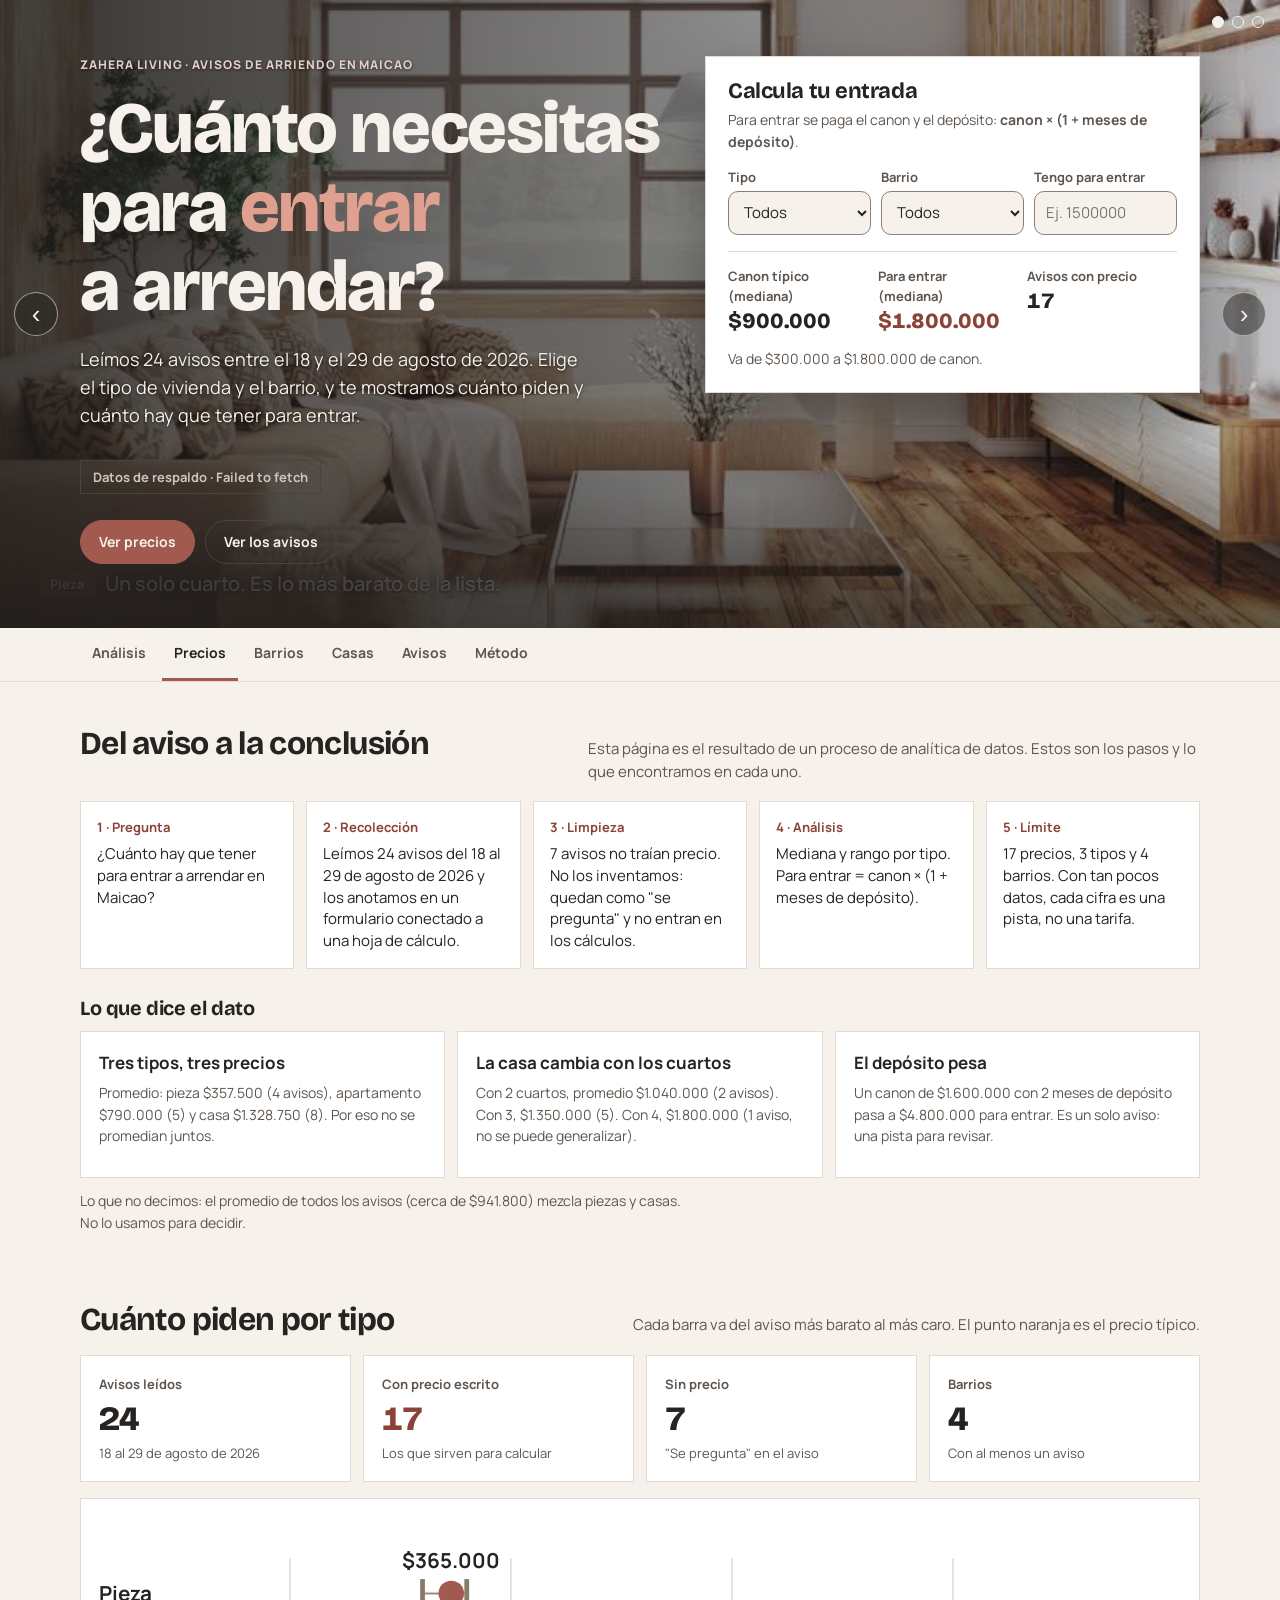
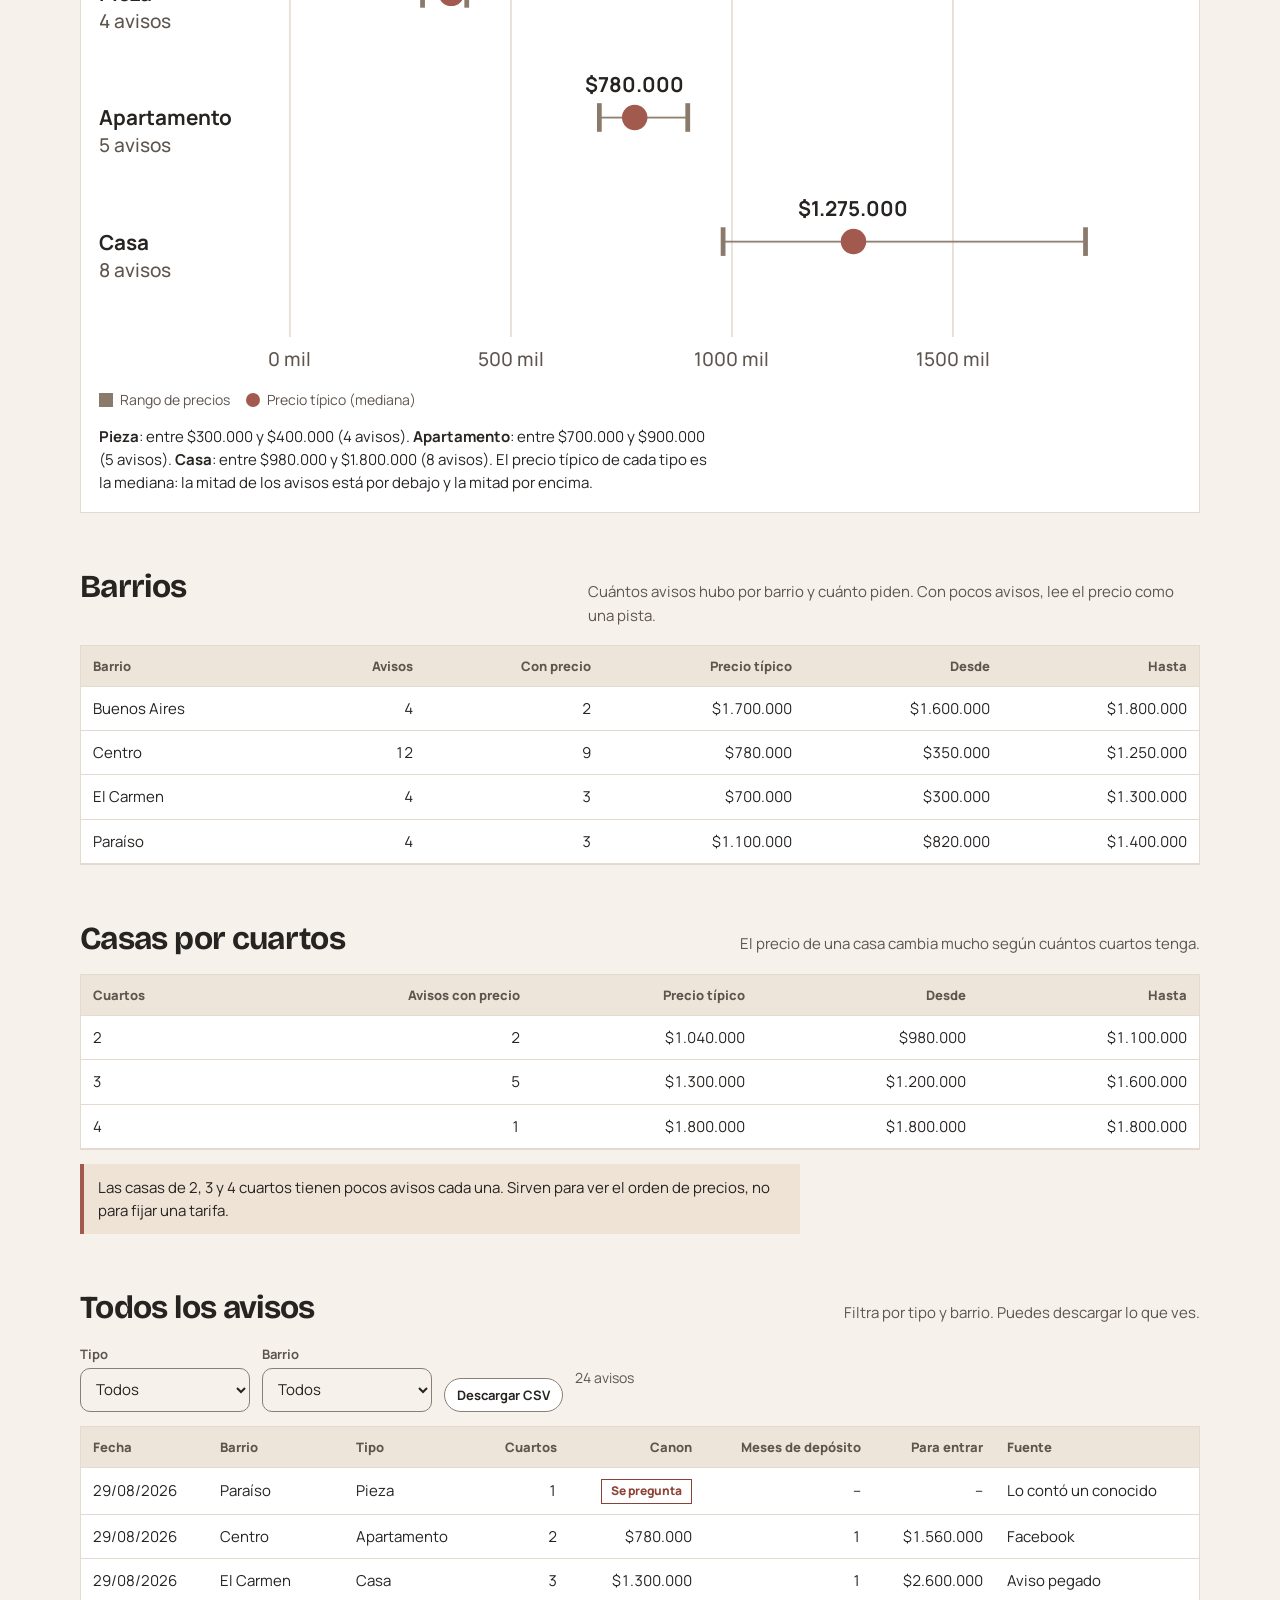
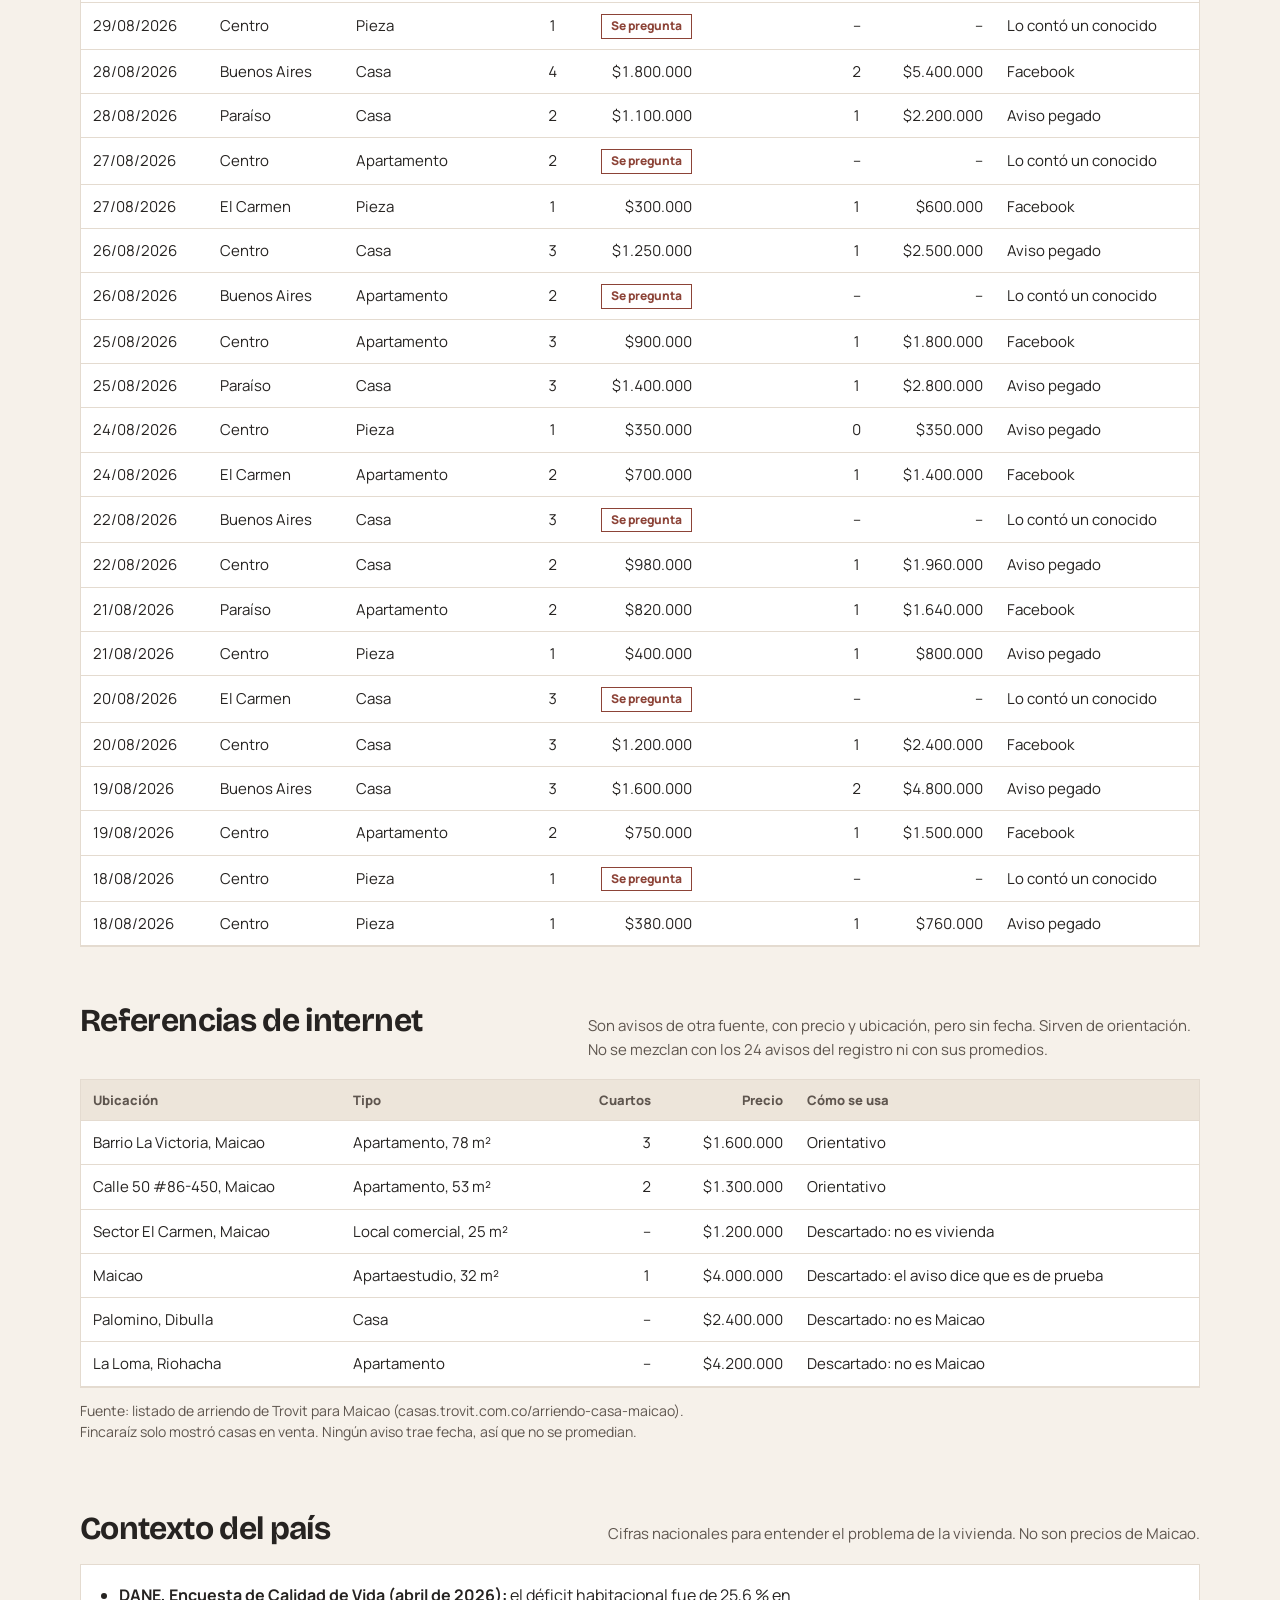
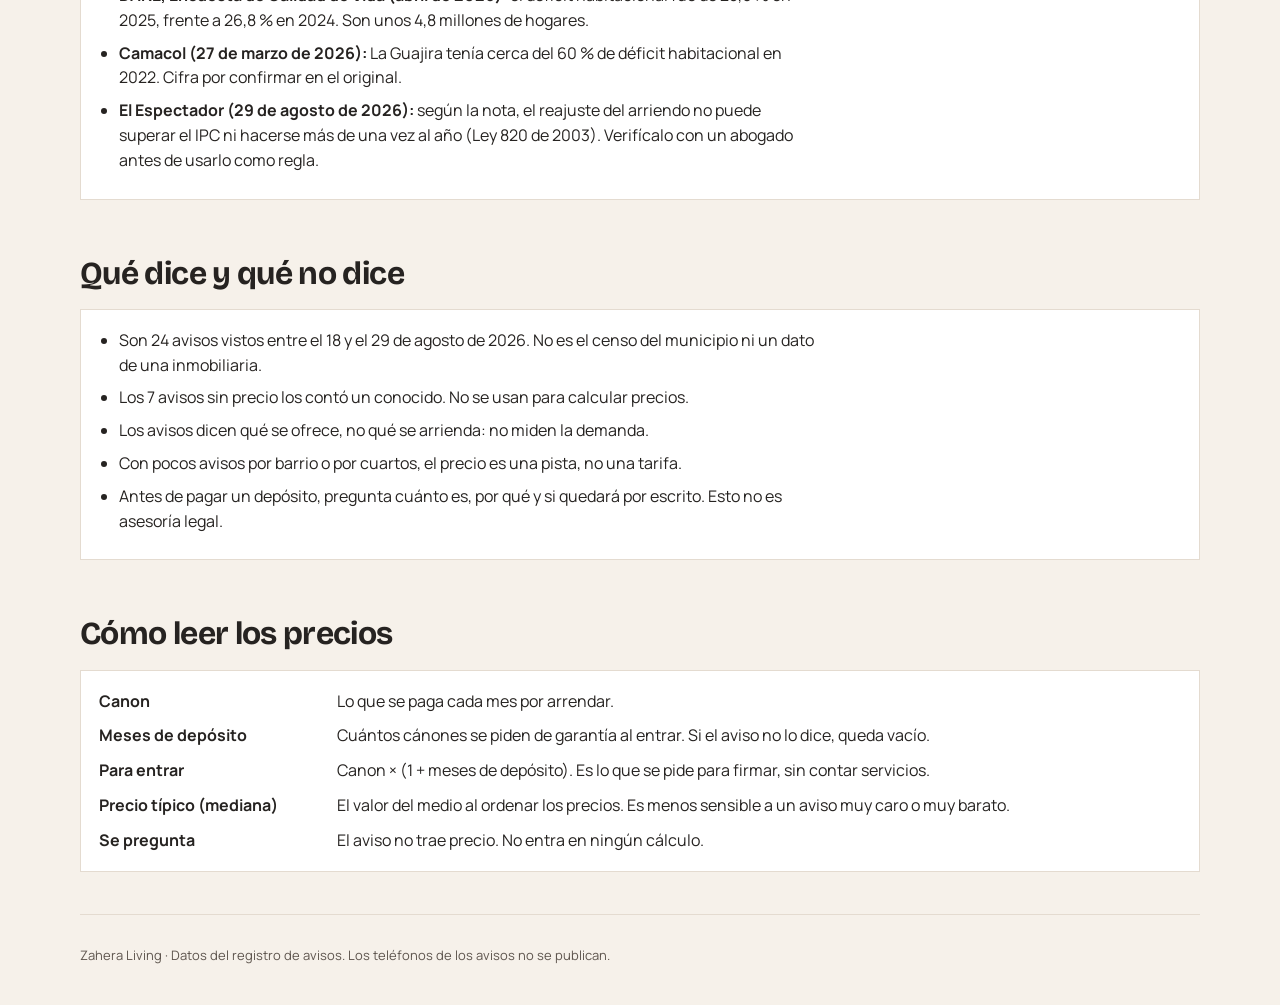
<file: index.html>
<!doctype html>
<html lang="es">
<head>
<meta charset="utf-8"/>
<meta name="viewport" content="width=device-width, initial-scale=1"/>
<title>Zahera Living · Cuánto cuesta arrendar en Maicao</title>
<link rel="preconnect" href="https://fonts.googleapis.com"/>
<link rel="preconnect" href="https://fonts.gstatic.com" crossorigin/>
<link rel="stylesheet" href="https://fonts.googleapis.com/css2?family=Bricolage+Grotesque:opsz,wght@12..96,700;12..96,800&family=Manrope:wght@500;600;700;800&display=swap"/>
<link rel="stylesheet" href="zahera.css?v=3"/>
<style>
/* Carrusel como fondo del encabezado: fotos detrás del título y la calculadora */
.hero { position: relative; overflow: hidden; isolation: isolate; background: #1F1D1C; }
.hero .carrusel { position: absolute !important; inset: 0 !important; height: auto !important; margin: 0 !important; z-index: 0; background: none !important; }
.hero .diapo { background: #EFE3D6; }
.hero .carrusel::after { content: ""; position: absolute; inset: 0; pointer-events: none; background: linear-gradient(90deg, rgba(31,29,28,.82) 0%, rgba(31,29,28,.6) 45%, rgba(31,29,28,.2) 100%), linear-gradient(0deg, rgba(31,29,28,.6) 0%, rgba(31,29,28,0) 30%); }
.hero .lead { color: #F6F1EA !important; text-shadow: 0 1px 3px rgba(0,0,0,.6); }
.hero .kicker { text-shadow: 0 1px 3px rgba(0,0,0,.6); }
.hero .wrap { position: relative; z-index: 2; }
.hero .diapo figcaption { top: auto !important; bottom: 30px !important; left: max(16px, calc(50% - 600px)) !important; max-width: min(520px, calc(100% - 96px)) !important; padding: 0 !important; background: none !important; color: #FFFDF8 !important; font-weight: 600 !important; text-shadow: 0 1px 3px rgba(0,0,0,.75), 0 0 18px rgba(0,0,0,.45) !important; }
.hero .puntos { top: 16px; right: 16px; }
</style>
<style>
/* Sección de análisis */
.pasos { display: grid; grid-template-columns: repeat(auto-fit, minmax(190px, 1fr)); gap: 12px; }
.paso { background: var(--card); border: 1px solid var(--rule); padding: 16px; font-size: 15px; line-height: 1.45; }
.paso b { display: block; color: var(--accent-ink); font-size: 13px; margin-bottom: 6px; }
.subtitulo { font-size: 20px; margin: 28px 0 12px; }
.hallazgos { display: grid; grid-template-columns: repeat(auto-fit, minmax(230px, 1fr)); gap: 12px; }
.hallazgos .panel b { display: block; font-size: 17px; margin-bottom: 6px; }
</style>
</head>
<body>

<header class="hero">

<section class="carrusel" aria-roledescription="carrusel" aria-label="Tipos de vivienda que recorrimos">
  <figure class="diapo activa" aria-hidden="false">
    <img src="fotos/pieza.jpg" alt="Foto de una pieza" onerror="this.remove()"/>
    <figcaption><span class="etiq">Pieza</span>Un solo cuarto. Es lo más barato de la lista.</figcaption>
  </figure>
  <figure class="diapo" aria-hidden="true">
    <img src="fotos/apartamento.jpg" alt="Foto de un apartamento" onerror="this.remove()"/>
    <figcaption><span class="etiq">Apartamento</span>Varios cuartos en un edificio. Es el grupo del medio.</figcaption>
  </figure>
  <figure class="diapo" aria-hidden="true">
    <img src="fotos/casa.jpg" alt="Foto de una casa" onerror="this.remove()"/>
    <figcaption><span class="etiq">Casa</span>Casa con patio. Es la que más cambia de precio según los cuartos.</figcaption>
  </figure>
  <button class="flecha ant" type="button" aria-label="Diapositiva anterior">‹</button>
  <button class="flecha sig" type="button" aria-label="Siguiente diapositiva">›</button>
  <div class="puntos">
    <button class="punto" type="button" aria-label="Ver pieza" aria-current="true"></button>
    <button class="punto" type="button" aria-label="Ver apartamento" aria-current="false"></button>
    <button class="punto" type="button" aria-label="Ver casa" aria-current="false"></button>
  </div>
</section>
  <div class="wrap">
    <div>
      <p class="kicker">Zahera Living · Avisos de arriendo en Maicao</p>
      <h1>¿Cuánto necesitas para <em>entrar</em> a arrendar?</h1>
      <p class="lead">Leímos 24 avisos entre el 18 y el 29 de agosto de 2026. Elige el tipo de vivienda y el barrio, y te mostramos cuánto piden y cuánto hay que tener para entrar.</p>
      <span class="estado" id="estado" role="status">Cargando datos…</span>
      <div class="acciones">
        <a class="btn primario" href="#precios">Ver precios</a>
        <a class="btn" href="#tabla">Ver los avisos</a>
      </div>
    </div>

    <section class="calc" id="calculadora" aria-labelledby="t-calc">
      <h2 id="t-calc">Calcula tu entrada</h2>
      <p class="nota">Para entrar se paga el canon y el depósito: <strong>canon × (1 + meses de depósito)</strong>.</p>
      <div class="calc-controles">
        <label>Tipo
          <select id="c-tipo"></select>
        </label>
        <label>Barrio
          <select id="c-barrio"></select>
        </label>
        <label>Tengo para entrar
          <input type="number" id="c-presupuesto" min="0" step="50000" inputmode="numeric" placeholder="Ej. 1500000"/>
        </label>
      </div>
      <div class="resultado" aria-live="polite">
        <div><div class="lbl">Canon típico (mediana)</div><div class="val" id="r-canon">–</div></div>
        <div><div class="lbl">Para entrar (mediana)</div><div class="val acento" id="r-entrar">–</div></div>
        <div><div class="lbl">Avisos con precio</div><div class="val" id="r-n">–</div></div>
      </div>
      <p class="small muted" id="r-rango" style="margin:10px 0 0"></p>
      <div class="presupuesto" id="presupuesto" hidden>
        <h3 id="p-titulo"></h3>
        <ul class="lista" id="p-lista"></ul>
      </div>
    </section>
  </div>
</header>


<div class="nav-pegada">
  <nav class="nav wrap" aria-label="Secciones">
    <a href="#analisis">Análisis</a>
    <a href="#precios">Precios</a>
    <a href="#barrios">Barrios</a>
    <a href="#casas">Casas</a>
    <a href="#tabla">Avisos</a>
    <a href="#metodo">Método</a>
  </nav>
</div>

<main class="wrap">

  <section class="bloque" id="analisis" aria-labelledby="t-analisis">
    <div class="encabezado">
      <h2 id="t-analisis">Del aviso a la conclusión</h2>
      <p>Esta página es el resultado de un proceso de analítica de datos. Estos son los pasos y lo que encontramos en cada uno.</p>
    </div>
    <div class="pasos">
      <div class="paso"><b>1 · Pregunta</b>¿Cuánto hay que tener para entrar a arrendar en Maicao?</div>
      <div class="paso"><b>2 · Recolección</b>Leímos 24 avisos del 18 al 29 de agosto de 2026 y los anotamos en un formulario conectado a una hoja de cálculo.</div>
      <div class="paso"><b>3 · Limpieza</b>7 avisos no traían precio. No los inventamos: quedan como "se pregunta" y no entran en los cálculos.</div>
      <div class="paso"><b>4 · Análisis</b>Mediana y rango por tipo. Para entrar = canon × (1 + meses de depósito).</div>
      <div class="paso"><b>5 · Límite</b>17 precios, 3 tipos y 4 barrios. Con tan pocos datos, cada cifra es una pista, no una tarifa.</div>
    </div>
    <h3 class="subtitulo">Lo que dice el dato</h3>
    <div class="hallazgos">
      <div class="panel"><b>Tres tipos, tres precios</b><p class="muted small">Promedio: pieza $357.500 (4 avisos), apartamento $790.000 (5) y casa $1.328.750 (8). Por eso no se promedian juntos.</p></div>
      <div class="panel"><b>La casa cambia con los cuartos</b><p class="muted small">Con 2 cuartos, promedio $1.040.000 (2 avisos). Con 3, $1.350.000 (5). Con 4, $1.800.000 (1 aviso, no se puede generalizar).</p></div>
      <div class="panel"><b>El depósito pesa</b><p class="muted small">Un canon de $1.600.000 con 2 meses de depósito pasa a $4.800.000 para entrar. Es un solo aviso: una pista para revisar.</p></div>
    </div>
    <p class="muted small" style="margin-top:12px">Lo que no decimos: el promedio de todos los avisos (cerca de $941.800) mezcla piezas y casas. No lo usamos para decidir.</p>
  </section>

  <section class="bloque" id="precios" aria-labelledby="t-precios">
    <div class="encabezado">
      <h2 id="t-precios">Cuánto piden por tipo</h2>
      <p>Cada barra va del aviso más barato al más caro. El punto naranja es el precio típico.</p>
    </div>
    <div class="kpis" id="kpis"></div>
    <div class="panel" style="margin-top:16px">
      <div class="scroll" id="grafico-tipos"></div>
      <div class="leyenda sans">
        <span><i class="sw" style="background:var(--sea)"></i>Rango de precios</span>
        <span><i class="sw" style="background:var(--accent);border-radius:50%"></i>Precio típico (mediana)</span>
      </div>
      <p class="texto" id="texto-tipos" style="margin:14px 0 0"></p>
    </div>
  </section>

  <section class="bloque" id="barrios" aria-labelledby="t-barrios">
    <div class="encabezado">
      <h2 id="t-barrios">Barrios</h2>
      <p>Cuántos avisos hubo por barrio y cuánto piden. Con pocos avisos, lee el precio como una pista.</p>
    </div>
    <div class="tabla-wrap" id="tabla-barrios"></div>
  </section>

  <section class="bloque" id="casas" aria-labelledby="t-casas">
    <div class="encabezado">
      <h2 id="t-casas">Casas por cuartos</h2>
      <p>El precio de una casa cambia mucho según cuántos cuartos tenga.</p>
    </div>
    <div class="tabla-wrap" id="tabla-casas"></div>
    <div class="aviso" id="aviso-casas"></div>
  </section>

  <section class="bloque" id="tabla" aria-labelledby="t-tabla">
    <div class="encabezado">
      <h2 id="t-tabla">Todos los avisos</h2>
      <p>Filtra por tipo y barrio. Puedes descargar lo que ves.</p>
    </div>
    <div class="campo-filtros" style="display:flex;flex-wrap:wrap;gap:12px;align-items:end;margin-bottom:14px">
      <label class="campo" style="min-width:170px">Tipo
        <select id="f-tipo"></select>
      </label>
      <label class="campo" style="min-width:170px">Barrio
        <select id="f-barrio"></select>
      </label>
      <button class="btn pequeno" type="button" id="btn-csv">Descargar CSV</button>
      <span class="muted small" id="cuenta" style="align-self:center"></span>
    </div>
    <div class="tabla-wrap">
      <table class="tabla">
        <thead><tr><th>Fecha</th><th>Barrio</th><th>Tipo</th><th class="n">Cuartos</th><th class="n">Canon</th><th class="n">Meses de depósito</th><th class="n">Para entrar</th><th>Fuente</th></tr></thead>
        <tbody id="tbody"></tbody>
      </table>
    </div>
  </section>

  <section class="bloque" id="referencias" aria-labelledby="t-ref">
    <div class="encabezado">
      <h2 id="t-ref">Referencias de internet</h2>
      <p>Son avisos de otra fuente, con precio y ubicación, pero sin fecha. Sirven de orientación. No se mezclan con los 24 avisos del registro ni con sus promedios.</p>
    </div>
    <div class="tabla-wrap">
      <table class="tabla">
        <thead><tr><th>Ubicación</th><th>Tipo</th><th class="n">Cuartos</th><th class="n">Precio</th><th>Cómo se usa</th></tr></thead>
        <tbody>
          <tr><td>Barrio La Victoria, Maicao</td><td>Apartamento, 78 m²</td><td class="n">3</td><td class="n">$1.600.000</td><td>Orientativo</td></tr>
          <tr><td>Calle 50 #86-450, Maicao</td><td>Apartamento, 53 m²</td><td class="n">2</td><td class="n">$1.300.000</td><td>Orientativo</td></tr>
          <tr><td>Sector El Carmen, Maicao</td><td>Local comercial, 25 m²</td><td class="n">–</td><td class="n">$1.200.000</td><td>Descartado: no es vivienda</td></tr>
          <tr><td>Maicao</td><td>Apartaestudio, 32 m²</td><td class="n">1</td><td class="n">$4.000.000</td><td>Descartado: el aviso dice que es de prueba</td></tr>
          <tr><td>Palomino, Dibulla</td><td>Casa</td><td class="n">–</td><td class="n">$2.400.000</td><td>Descartado: no es Maicao</td></tr>
          <tr><td>La Loma, Riohacha</td><td>Apartamento</td><td class="n">–</td><td class="n">$4.200.000</td><td>Descartado: no es Maicao</td></tr>
        </tbody>
      </table>
    </div>
    <p class="muted small" style="margin-top:12px">Fuente: listado de arriendo de Trovit para Maicao (casas.trovit.com.co/arriendo-casa-maicao). Fincaraíz solo mostró casas en venta. Ningún aviso trae fecha, así que no se promedian.</p>
  </section>

  <section class="bloque" id="contexto" aria-labelledby="t-contexto">
    <div class="encabezado">
      <h2 id="t-contexto">Contexto del país</h2>
      <p>Cifras nacionales para entender el problema de la vivienda. No son precios de Maicao.</p>
    </div>
    <div class="panel">
      <ul class="limites" style="padding-left:20px;margin:0">
        <li><strong>DANE, Encuesta de Calidad de Vida (abril de 2026):</strong> el déficit habitacional fue de 25,6 % en 2025, frente a 26,8 % en 2024. Son unos 4,8 millones de hogares.</li>
        <li><strong>Camacol (27 de marzo de 2026):</strong> La Guajira tenía cerca del 60 % de déficit habitacional en 2022. Cifra por confirmar en el original.</li>
        <li><strong>El Espectador (29 de agosto de 2026):</strong> según la nota, el reajuste del arriendo no puede superar el IPC ni hacerse más de una vez al año (Ley 820 de 2003). Verifícalo con un abogado antes de usarlo como regla.</li>
      </ul>
    </div>
  </section>

  <section class="bloque" id="metodo" aria-labelledby="t-metodo">
    <div class="encabezado">
      <h2 id="t-metodo">Qué dice y qué no dice</h2>
    </div>
    <div class="panel">
      <ul class="limites" style="padding-left:20px;margin:0">
        <li>Son 24 avisos vistos entre el 18 y el 29 de agosto de 2026. No es el censo del municipio ni un dato de una inmobiliaria.</li>
        <li>Los 7 avisos sin precio los contó un conocido. No se usan para calcular precios.</li>
        <li>Los avisos dicen qué se ofrece, no qué se arrienda: no miden la demanda.</li>
        <li>Con pocos avisos por barrio o por cuartos, el precio es una pista, no una tarifa.</li>
        <li>Antes de pagar un depósito, pregunta cuánto es, por qué y si quedará por escrito. Esto no es asesoría legal.</li>
      </ul>
    </div>
  </section>

  <section class="bloque" id="glosario" aria-labelledby="t-glosario">
    <div class="encabezado">
      <h2 id="t-glosario">Cómo leer los precios</h2>
    </div>
    <div class="panel">
      <dl style="display:grid;grid-template-columns:minmax(150px,220px) 1fr;gap:10px 18px;margin:0">
        <dt><strong>Canon</strong></dt><dd style="margin:0">Lo que se paga cada mes por arrendar.</dd>
        <dt><strong>Meses de depósito</strong></dt><dd style="margin:0">Cuántos cánones se piden de garantía al entrar. Si el aviso no lo dice, queda vacío.</dd>
        <dt><strong>Para entrar</strong></dt><dd style="margin:0">Canon × (1 + meses de depósito). Es lo que se pide para firmar, sin contar servicios.</dd>
        <dt><strong>Precio típico (mediana)</strong></dt><dd style="margin:0">El valor del medio al ordenar los precios. Es menos sensible a un aviso muy caro o muy barato.</dd>
        <dt><strong>Se pregunta</strong></dt><dd style="margin:0">El aviso no trae precio. No entra en ningún cálculo.</dd>
      </dl>
    </div>
  </section>

  <footer class="pie">Zahera Living · Datos del registro de avisos. Los teléfonos de los avisos no se publican.</footer>
</main>

<script src="config.js?v=2"></script>
<script src="datos_base.js?v=1"></script>
<script src="zahera.js?v=1"></script>
<script>
(function () {
  "use strict";
  var ZH = window.ZH, $ = function (id) { return document.getElementById(id); };
  var datos = [], fuente = "respaldo", motivo = "";

  function opciones(sel, lista, primera) {
    sel.innerHTML = "";
    [primera].concat(lista).forEach(function (v) {
      var o = document.createElement("option"); o.value = v; o.textContent = v; sel.appendChild(o);
    });
  }
  function barriosDe(rows) { return ZH.unicos(rows.map(function (r) { return r.barrio; })).sort(); }

  function pintarEstado() {
    var el = $("estado");
    el.textContent = fuente === "vivo" ? "Datos en vivo del registro" : "Datos de respaldo" + (motivo ? " · " + motivo : "");
  }

  /* Calculadora */
  function calcular() {
    var f = { tipo: $("c-tipo").value, barrio: $("c-barrio").value };
    var rs = ZH.filtrar(datos, f);
    var conPrecio = rs.filter(function (r) { return r.canon != null; });
    var canones = conPrecio.map(function (r) { return r.canon; });
    var entrar = conPrecio.filter(function (r) { return r.paraEntrar != null; }).map(function (r) { return r.paraEntrar; });
    $("r-canon").textContent = canones.length ? ZH.pesos(ZH.mediana(canones)) : "–";
    $("r-entrar").textContent = entrar.length ? ZH.pesos(ZH.mediana(entrar)) : "–";
    $("r-n").textContent = String(conPrecio.length);
    $("r-rango").textContent = canones.length
      ? "Va de " + ZH.pesos(Math.min.apply(null, canones)) + " a " + ZH.pesos(Math.max.apply(null, canones)) + " de canon. " +
        (canones.length < 5 ? "Son pocos avisos: úsalo como orientación." : "")
      : "No hay avisos con precio para esta combinación. Prueba con otro tipo o barrio.";

    var presup = Number($("c-presupuesto").value);
    var box = $("presupuesto");
    if (!$("c-presupuesto").value || isNaN(presup) || presup <= 0) { box.hidden = true; return; }
    var caben = ZH.cabenEnPresupuesto(rs, presup);
    box.hidden = false;
    $("p-titulo").textContent = caben.length
      ? caben.length + (caben.length === 1 ? " aviso cabe" : " avisos caben") + " en " + ZH.pesos(presup) + " para entrar"
      : "Con " + ZH.pesos(presup) + " no alcanza para ningún aviso de esta búsqueda";
    $("p-lista").innerHTML = caben.slice(0, 5).map(function (r) {
      return "<li><span>" + ZH.esc(r.tipo) + " · " + ZH.esc(r.barrio) + " · " + r.habitaciones + (r.habitaciones === 1 ? " cuarto" : " cuartos") +
        "</span><span>" + ZH.pesos(r.paraEntrar) + "</span></li>";
    }).join("");
  }

  /* Panel */
  function pintarPanel() {
    var r = ZH.resumen(datos);
    $("kpis").innerHTML =
      '<div class="kpi"><div class="lbl">Avisos leídos</div><div class="val">' + r.total + '</div><div class="det">18 al 29 de agosto de 2026</div></div>' +
      '<div class="kpi acento"><div class="lbl">Con precio escrito</div><div class="val">' + r.conPrecio + '</div><div class="det">Los que sirven para calcular</div></div>' +
      '<div class="kpi"><div class="lbl">Sin precio</div><div class="val">' + r.sinPrecio + '</div><div class="det">"Se pregunta" en el aviso</div></div>' +
      '<div class="kpi"><div class="lbl">Barrios</div><div class="val">' + r.barrios + '</div><div class="det">Con al menos un aviso</div></div>';

    var tipos = ZH.porTipo(datos);
    $("grafico-tipos").innerHTML = ZH.rangos(tipos, "Rango de precios por tipo de vivienda");
    var conDatos = tipos.filter(function (t) { return t.n > 0; });
    var txt = conDatos.map(function (t) {
      return "<strong>" + t.tipo + "</strong>: entre " + ZH.pesos(t.min) + " y " + ZH.pesos(t.max) + " (" + t.n + (t.n === 1 ? " aviso" : " avisos") + ")";
    }).join(". ");
    $("texto-tipos").innerHTML = txt ? txt + ". El precio típico de cada tipo es la mediana: la mitad de los avisos está por debajo y la mitad por encima." : "";

    var bs = ZH.porBarrio(datos);
    $("tabla-barrios").innerHTML = '<table class="tabla"><thead><tr><th>Barrio</th><th class="n">Avisos</th><th class="n">Con precio</th><th class="n">Precio típico</th><th class="n">Desde</th><th class="n">Hasta</th></tr></thead><tbody>' +
      bs.map(function (b) {
        return "<tr><td>" + ZH.esc(b.barrio) + '</td><td class="n">' + b.total + '</td><td class="n">' + b.n + '</td><td class="n">' + ZH.pesos(b.mediana) +
          '</td><td class="n">' + ZH.pesos(b.min) + '</td><td class="n">' + ZH.pesos(b.max) + "</td></tr>";
      }).join("") + "</tbody></table>";

    var cs = ZH.casasPorCuartos(datos);
    $("tabla-casas").innerHTML = cs.length
      ? '<table class="tabla"><thead><tr><th>Cuartos</th><th class="n">Avisos con precio</th><th class="n">Precio típico</th><th class="n">Desde</th><th class="n">Hasta</th></tr></thead><tbody>' +
        cs.map(function (c) {
          return '<tr><td>' + c.cuartos + '</td><td class="n">' + c.n + '</td><td class="n">' + ZH.pesos(c.mediana) + '</td><td class="n">' + ZH.pesos(c.min) + '</td><td class="n">' + ZH.pesos(c.max) + "</td></tr>";
        }).join("") + "</tbody></table>"
      : '<p class="muted" style="padding:14px">No hay casas con precio.</p>';
    $("aviso-casas").innerHTML = "Las casas de 2, 3 y 4 cuartos tienen pocos avisos cada una. Sirven para ver el orden de precios, no para fijar una tarifa.";
  }

  function pintarTabla() {
    var f = { tipo: $("f-tipo").value, barrio: $("f-barrio").value };
    var rs = ZH.filtrar(datos, f);
    $("tbody").innerHTML = ZH.tablaHtml(rs);
    $("cuenta").textContent = rs.length + (rs.length === 1 ? " aviso" : " avisos");
    tablaActual = rs;
  }
  var tablaActual = [];

  function pintarTodo() {
    pintarPanel();
    pintarTabla();
    calcular();
  }

  /* Arranque */
  opciones($("c-tipo"), ZH.TIPOS, "Todos");
  opciones($("f-tipo"), ZH.TIPOS, "Todos");
  ["c-barrio", "f-barrio"].forEach(function (id) { opciones($(id), [], "Todos"); });

  $("c-tipo").addEventListener("change", calcular);
  $("c-barrio").addEventListener("change", calcular);
  $("c-presupuesto").addEventListener("input", calcular);
  $("f-tipo").addEventListener("change", pintarTabla);
  $("f-barrio").addEventListener("change", pintarTabla);
  $("btn-csv").addEventListener("click", function () { ZH.descargar("zahera-avisos.csv", ZH.csv(tablaActual)); });

  function marcarNav() {
    var h = location.hash || "#precios";
    document.querySelectorAll(".nav a").forEach(function (a) {
      a.setAttribute("aria-current", a.getAttribute("href") === h ? "true" : "false");
    });
  }
  window.addEventListener("hashchange", marcarNav);
  marcarNav();

  ZH.cargar().then(function (r) {
    datos = r.datos || [];
    fuente = r.fuente; motivo = r.motivo || "";
    pintarEstado();
    var barrios = barriosDe(datos);
    opciones($("c-barrio"), barrios, "Todos");
    opciones($("f-barrio"), barrios, "Todos");
    pintarTodo();
  });
})();
</script>
<script>
(function () {
  var car = document.querySelector('.carrusel');
  if (!car) return;
  var diapos = [].slice.call(car.querySelectorAll('.diapo'));
  var puntos = [].slice.call(car.querySelectorAll('.punto'));
  var i = 0, timer = null;
  var reduce = window.matchMedia && window.matchMedia('(prefers-reduced-motion: reduce)').matches;
  function ir(n) {
    i = (n + diapos.length) % diapos.length;
    diapos.forEach(function (d, k) { d.classList.toggle('activa', k === i); d.setAttribute('aria-hidden', k === i ? 'false' : 'true'); });
    puntos.forEach(function (p, k) { p.setAttribute('aria-current', k === i ? 'true' : 'false'); });
  }
  function parar() { if (timer) { clearInterval(timer); timer = null; } }
  function auto() { parar(); if (!reduce) timer = setInterval(function () { ir(i + 1); }, 6000); }
  car.querySelector('.ant').addEventListener('click', function () { ir(i - 1); auto(); });
  car.querySelector('.sig').addEventListener('click', function () { ir(i + 1); auto(); });
  puntos.forEach(function (p, k) { p.addEventListener('click', function () { ir(k); auto(); }); });
  car.addEventListener('mouseenter', parar);
  car.addEventListener('mouseleave', auto);
  car.addEventListener('focusin', parar);
  car.addEventListener('focusout', auto);
  ir(0); auto();
})();
</script>
</body>
</html>
</file>
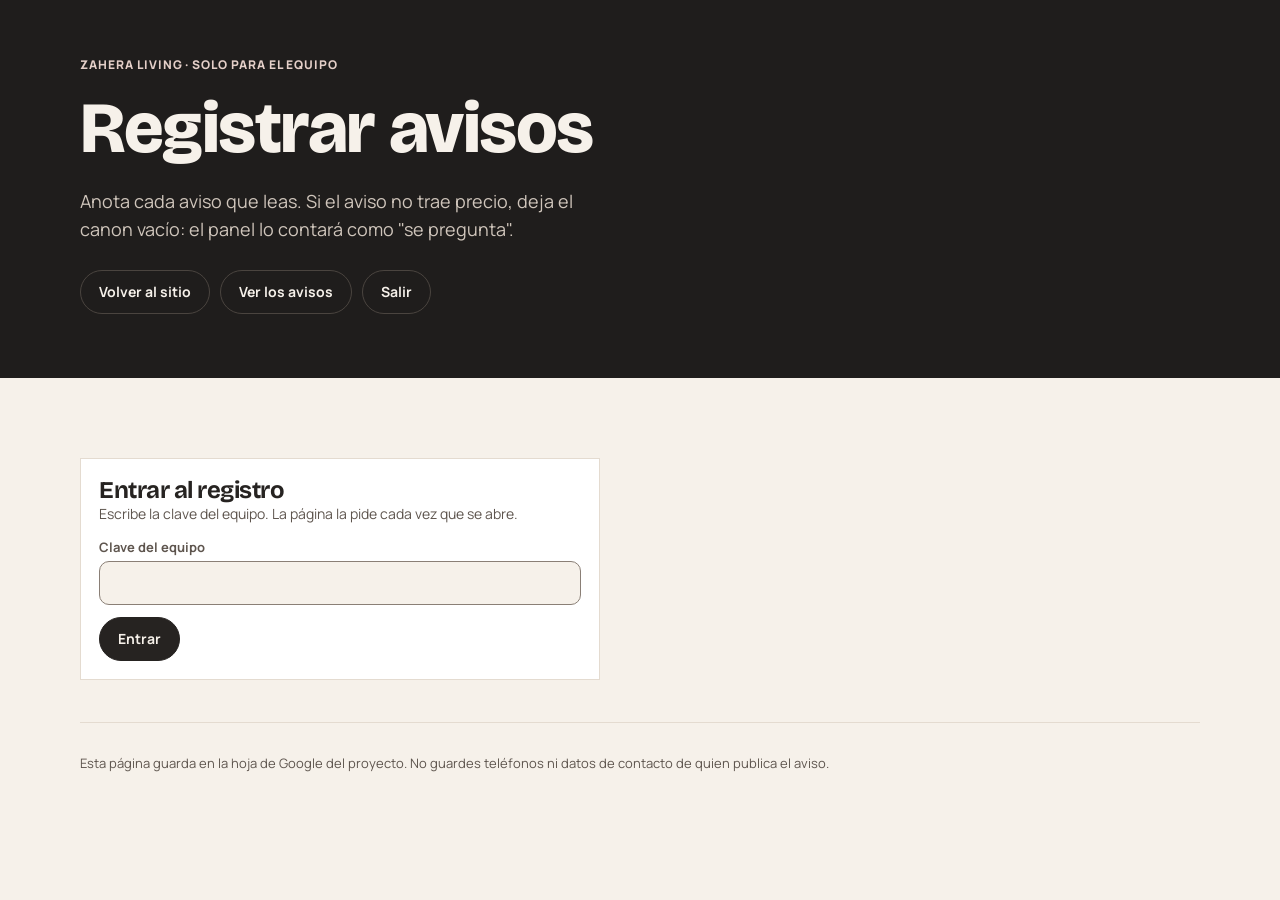
<file: registrar.html>
<!doctype html>
<html lang="es">
<head>
<meta charset="utf-8"/>
<meta name="viewport" content="width=device-width, initial-scale=1"/>
<title>Zahera Living · Registro de avisos</title>
<link rel="preconnect" href="https://fonts.googleapis.com"/>
<link rel="preconnect" href="https://fonts.gstatic.com" crossorigin/>
<link rel="stylesheet" href="https://fonts.googleapis.com/css2?family=Bricolage+Grotesque:opsz,wght@12..96,700;12..96,800&family=Manrope:wght@500;600;700;800&display=swap"/>
<link rel="stylesheet" href="zahera.css?v=3"/>
</head>
<body>

<header class="hero">
  <div class="wrap">
    <div>
      <p class="kicker">Zahera Living · Solo para el equipo</p>
      <h1>Registrar avisos</h1>
      <p class="lead">Anota cada aviso que leas. Si el aviso no trae precio, deja el canon vacío: el panel lo contará como "se pregunta".</p>
      <div class="acciones">
        <a class="btn" href="index.html">Volver al sitio</a>
        <a class="btn" href="#lista">Ver los avisos</a>
        <a class="btn" href="#" id="salir">Salir</a>
      </div>
    </div>
  </div>
</header>

<main class="wrap">

  <!-- Acceso: solo se muestra hasta que la clave sea correcta -->
  <section class="bloque" id="acceso" hidden>
    <div class="panel" style="max-width:520px;margin-top:36px">
      <h2 style="font-size:24px">Entrar al registro</h2>
      <p class="muted small">Escribe la clave del equipo. La página la pide cada vez que se abre.</p>
      <form id="acc-form" class="formulario" style="grid-template-columns:1fr" autocomplete="off">
        <label class="campo">Clave del equipo
          <input type="password" id="clave" required/>
        </label>
        <div class="acciones">
          <button class="btn primario" type="submit" id="acc-btn">Entrar</button>
          <span class="msg" id="acc-msg" role="alert"></span>
        </div>
      </form>
    </div>
  </section>

  <div id="contenido" hidden>

    <section class="bloque" id="formulario" aria-labelledby="t-form">
      <div class="encabezado">
        <h2 id="t-form">Nuevo aviso</h2>
        <p id="modo-form">Nuevo registro</p>
      </div>
      <div class="panel">
        <form id="form" class="formulario" autocomplete="off" novalidate>
          <input type="hidden" id="id"/>
          <label class="campo">Fecha del aviso
            <input type="date" id="fecha" required/>
          </label>
          <label class="campo">Barrio
            <input type="text" id="barrio" list="barrios" maxlength="40" required/>
            <datalist id="barrios"></datalist>
          </label>
          <label class="campo">Tipo
            <select id="tipo">
              <option>Pieza</option><option>Apartamento</option><option>Casa</option>
            </select>
          </label>
          <label class="campo">Cuartos
            <input type="number" id="habitaciones" min="1" max="6" step="1" inputmode="numeric" required/>
          </label>
          <label class="campo">Canon mensual
            <input type="number" id="canon" min="50000" max="20000000" step="1000" inputmode="numeric" placeholder="Vacío si se pregunta"/>
          </label>
          <label class="campo">Meses de depósito
            <input type="number" id="meses" min="0" max="6" step="1" inputmode="numeric" placeholder="Solo si hay canon"/>
          </label>
          <label class="campo">Fuente
            <select id="fuente">
              <option>Aviso pegado</option><option>Facebook</option><option>Lo contó un conocido</option><option>Otra</option>
            </select>
          </label>
          <div class="acciones">
            <button class="btn primario" type="submit" id="guardar">Guardar aviso</button>
            <button class="btn" type="button" id="cancelar" hidden>Cancelar edición</button>
            <span class="msg" id="msg" role="status" aria-live="polite"></span>
          </div>
        </form>
      </div>
    </section>

    <section class="bloque" id="lista" aria-labelledby="t-lista">
      <div class="encabezado">
        <h2 id="t-lista">Avisos guardados</h2>
        <p id="cuenta">Cargando…</p>
      </div>
      <div class="tabla-wrap">
        <table class="tabla">
          <thead><tr><th>Fecha</th><th>Barrio</th><th>Tipo</th><th class="n">Cuartos</th><th class="n">Canon</th><th class="n">Meses</th><th class="n">Para entrar</th><th>Fuente</th><th><span class="sr">Acciones</span></th></tr></thead>
          <tbody id="tbody"></tbody>
        </table>
      </div>
    </section>

  </div>

  <footer class="pie">Esta página guarda en la hoja de Google del proyecto. No guardes teléfonos ni datos de contacto de quien publica el aviso.</footer>
</main>

<script src="config.js?v=2"></script>
<script src="datos_base.js?v=1"></script>
<script src="zahera.js?v=1"></script>
<script>
(function () {
  "use strict";
  var ZH = window.ZH, $ = function (id) { return document.getElementById(id); };
  var clave = "", datos = [], enEdicion = null;

  function mostrar(acceso) {
    $("acceso").hidden = !acceso;
    $("contenido").hidden = acceso;
  }
  function msg(texto, tipo) {
    var el = $("msg");
    el.textContent = texto;
    el.style.color = tipo === "error" ? "var(--accent-ink)" : tipo === "ok" ? "var(--sea)" : "var(--ink2)";
  }

  /* Acceso: la clave no se guarda en el navegador. */
  function verificar(c) {
    $("acc-btn").disabled = true; $("acc-msg").textContent = "Revisando la clave…";
    return ZH.enviar("verificar", {}, c).then(function (r) {
      $("acc-btn").disabled = false;
      if (r && r.ok) {
        clave = c; $("acc-msg").textContent = "";
        mostrar(false); cargarLista();
      } else {
        $("acc-msg").textContent = (r && r.error) || "La clave no es correcta.";
      }
    });
  }
  $("acc-form").addEventListener("submit", function (e) {
    e.preventDefault();
    var c = $("clave").value.trim();
    if (!c) { $("acc-msg").textContent = "Escribe la clave."; return; }
    verificar(c);
  });
  $("salir").addEventListener("click", function (e) {
    e.preventDefault(); clave = ""; $("clave").value = ""; mostrar(true);
  });

  /* Lista */
  function cargarLista() {
    $("cuenta").textContent = "Cargando…";
    ZH.enviar("listar", {}, clave).then(function (r) {
      if (!r.ok) { $("cuenta").textContent = r.error || "No pude cargar los avisos."; return; }
      datos = r.datos.slice().sort(function (a, b) { return a.fecha < b.fecha ? 1 : -1; });
      $("cuenta").textContent = datos.length + " avisos";
      var bs = ZH.unicos(datos.map(function (x) { return x.barrio; })).sort();
      $("barrios").innerHTML = bs.map(function (b) { return '<option value="' + ZH.esc(b) + '">'; }).join("");
      pintarLista();
    });
  }
  function pintarLista() {
    var tb = $("tbody"); tb.innerHTML = "";
    if (!datos.length) {
      tb.innerHTML = '<tr><td colspan="9" class="muted">Todavía no hay avisos. Usa el formulario de arriba para anotar el primero.</td></tr>';
      return;
    }
    datos.forEach(function (r) {
      var tr = document.createElement("tr");
      var celdas = [ZH.fechaLarga(r.fecha), r.barrio, r.tipo, String(r.habitaciones),
        r.canon == null ? "Se pregunta" : ZH.pesos(r.canon), r.meses == null ? "–" : String(r.meses),
        ZH.pesos(r.paraEntrar), r.fuente];
      celdas.forEach(function (c, i) {
        var td = document.createElement("td");
        if (i === 3 || i === 4 || i === 5 || i === 6) td.className = "n";
        td.textContent = c;
        tr.appendChild(td);
      });
      var td = document.createElement("td");
      td.style.whiteSpace = "nowrap";
      var ed = document.createElement("button");
      ed.type = "button"; ed.className = "btn pequeno"; ed.textContent = "Editar";
      ed.addEventListener("click", function () { cargarEnFormulario(r); });
      var bo = document.createElement("button");
      bo.type = "button"; bo.className = "btn pequeno peligro"; bo.textContent = "Borrar";
      bo.addEventListener("click", function () { confirmarBorrado(bo, r); });
      td.appendChild(ed); td.appendChild(document.createTextNode(" ")); td.appendChild(bo);
      tr.appendChild(td);
      tb.appendChild(tr);
    });
  }
  function confirmarBorrado(boton, r) {
    if (boton.dataset.listo !== "1") {
      boton.dataset.listo = "1"; boton.textContent = "¿Seguro?";
      setTimeout(function () { boton.dataset.listo = ""; boton.textContent = "Borrar"; }, 4000);
      return;
    }
    boton.disabled = true; boton.textContent = "Borrando…";
    ZH.enviar("borrar", { id: r.id }, clave).then(function (res) {
      if (res.ok) { msg("Aviso borrado.", "ok"); cargarLista(); }
      else { msg(res.error || "No se pudo borrar.", "error"); boton.disabled = false; boton.textContent = "Borrar"; }
    });
  }

  /* Formulario */
  function cargarEnFormulario(r) {
    enEdicion = r;
    $("id").value = r.id; $("fecha").value = r.fecha; $("barrio").value = r.barrio;
    $("tipo").value = r.tipo; $("habitaciones").value = r.habitaciones;
    $("canon").value = r.canon == null ? "" : r.canon;
    $("meses").value = r.meses == null ? "" : r.meses;
    $("fuente").value = r.fuente;
    $("modo-form").textContent = "Editando " + r.id + " · " + r.barrio + " · " + r.tipo;
    $("cancelar").hidden = false; $("guardar").textContent = "Guardar cambios";
    msg("", "");
    location.hash = "#formulario";
  }
  function limpiarFormulario() {
    enEdicion = null;
    $("form").reset(); $("id").value = "";
    $("modo-form").textContent = "Nuevo registro";
    $("cancelar").hidden = true; $("guardar").textContent = "Guardar aviso";
  }
  $("cancelar").addEventListener("click", function () { limpiarFormulario(); msg("", ""); });

  function validarLocal() {
    if (!$("fecha").value) return "Elige la fecha del aviso.";
    if (!$("barrio").value.trim()) return "Escribe el barrio.";
    var h = $("habitaciones").value;
    if (h === "" || Number(h) < 1 || Number(h) > 6 || Math.floor(Number(h)) !== Number(h)) return "Los cuartos deben ser un número entre 1 y 6.";
    var c = $("canon").value, m = $("meses").value;
    if (c !== "" && (m === "" || Number(m) < 0 || Number(m) > 6)) return "Si hay canon, escribe los meses de depósito (0 si no piden).";
    return "";
  }
  $("form").addEventListener("submit", function (e) {
    e.preventDefault();
    var err = validarLocal();
    if (err) { msg(err, "error"); return; }
    var payload = {
      fecha: $("fecha").value, barrio: $("barrio").value.trim(), tipo: $("tipo").value,
      habitaciones: Number($("habitaciones").value),
      canon: $("canon").value === "" ? "" : Number($("canon").value),
      meses: $("meses").value === "" ? "" : Number($("meses").value),
      fuente: $("fuente").value
    };
    var editando = !!enEdicion;
    if (editando) payload.id = $("id").value;
    $("guardar").disabled = true; msg("Guardando…", "");
    ZH.enviar(editando ? "actualizar" : "registrar", payload, clave).then(function (r) {
      $("guardar").disabled = false;
      if (r.ok) {
        msg(r.mensaje || "Guardado.", "ok");
        limpiarFormulario();
        cargarLista();
      } else {
        msg(r.error || "No se pudo guardar.", "error");
      }
    });
  });

  /* Arranque */
  limpiarFormulario();
  if (!ZH.CFG.REGISTRO) {
    mostrar(true);
    $("acc-msg").textContent = "Falta conectar el registro: pon el enlace /exec en config.js (ver LEEME.txt).";
  } else {
    mostrar(true);
  }
})();
</script>
</body>
</html>
</file>
<file: zahera.css>
/* Zahera Living · identidad propia: tinta azul-verde profunda, papel frío, coral como color de acción
   y verde mar para los rangos. Cada color es un token; el tema oscuro los redefine. */
:root {
  --ease: cubic-bezier(.2, .8, .2, 1);
  --bg: #F6F1EA;
  --card: #ffffff;
  --card-2: #EDE5DA;
  --fg: #262321;
  --ink2: #5E554E;
  --ink-soft: #8A7F76;
  --rule: #E4DBD0;
  --brand: #262321;
  --accent: #A35A4E;
  --accent-ink: #8C4337;
  --sea: #8A7A6C;
  --sand: #EFE3D6;
  --warn: #6E5A3E;
  --warn-soft: #EFE3D6;
  --hero-bg: #1F1D1C;
  --hero-fg: #F6F1EA;
  color-scheme: light;
}
@media (prefers-color-scheme: dark) {
  :root:not([data-theme="light"]) {
    --bg: #171513;
    --card: #221F1C;
    --card-2: #2C2825;
    --fg: #F6F1EA;
    --ink2: #CFC5BB;
    --ink-soft: #8A7F76;
    --rule: #3A3430;
    --brand: #F6F1EA;
    --accent: #E0A090;
    --accent-ink: #E4CFC8;
    --sea: #CFC5BB;
    --sand: #2E2A24;
    --warn: #E4CFC8;
    --warn-soft: #2E2A24;
    --hero-bg: #1F1D1C;
    --hero-fg: #F6F1EA;
    color-scheme: dark;
  }
}
:root[data-theme="dark"] {
  --bg: #171513;
  --card: #221F1C;
  --card-2: #2C2825;
  --fg: #F6F1EA;
  --ink2: #CFC5BB;
  --ink-soft: #8A7F76;
  --rule: #3A3430;
  --brand: #F6F1EA;
  --accent: #E0A090;
  --accent-ink: #E4CFC8;
  --sea: #CFC5BB;
  --sand: #2E2A24;
  --warn: #E4CFC8;
  --warn-soft: #2E2A24;
  --hero-bg: #1F1D1C;
  --hero-fg: #F6F1EA;
  color-scheme: dark;
}

* { box-sizing: border-box; }
body {
  margin: 0;
  background: var(--bg);
  color: var(--fg);
  font: 16px/1.55 "Manrope", "Segoe UI", system-ui, -apple-system, Roboto, Arial, sans-serif;
  padding-left: max(16px, env(safe-area-inset-left, 0px));
  padding-right: max(16px, env(safe-area-inset-right, 0px));
}
h1, h2, h3, .display, .num, .kpi .val, .cifra-grande {
  font-family: "Bricolage Grotesque", "Manrope", system-ui, sans-serif;
  letter-spacing: -.02em;
}
h1, h2, h3 { text-wrap: balance; line-height: 1.1; margin: 0; }
h2 { font-size: clamp(24px, 3vw, 32px); }
h3 { font-size: 18px; margin-bottom: 6px; }
p { margin: 0 0 12px; max-width: 68ch; }
.wrap { max-width: 1120px; margin: 0 auto; }
.muted { color: var(--ink2); }
.small { font-size: 14px; }
.kicker { font-size: 12px; font-weight: 800; letter-spacing: .08em; text-transform: uppercase; color: var(--accent-ink); margin: 0 0 14px; }
a { color: var(--fg); }
:focus-visible { outline: 3px solid var(--accent); outline-offset: 2px; }
.sr { position: absolute; width: 1px; height: 1px; overflow: hidden; clip: rect(0 0 0 0); white-space: nowrap; }

/* Portada: banda oscura de ancho completo */
.hero { background: var(--hero-bg); color: var(--hero-fg); margin-inline: -16px; padding: 56px 16px 64px; }
.hero .wrap { display: grid; grid-template-columns: minmax(0, 1.08fr) minmax(0, .92fr); gap: 44px; align-items: start; }
@media (max-width: 900px) { .hero .wrap { grid-template-columns: 1fr; gap: 32px; } }
.hero .kicker { color: #E4CFC8; }
.hero h1 { font-size: clamp(40px, 6.4vw, 72px); font-weight: 800; color: var(--hero-fg); }
.hero h1 em { font-style: normal; color: #E0A090; }
.hero .lead { font-size: 18px; color: #CFC5BB; margin-top: 20px; max-width: 46ch; }
.hero .estado { display: inline-block; margin-top: 18px; font-size: 13px; font-weight: 700; padding: 6px 12px; border: 1px solid #4A443F; color: #CFC5BB; }
.hero .acciones { display: flex; flex-wrap: wrap; gap: 10px; margin: 26px 0 0; }
.hero .btn { border-color: #4A443F; }
.hero .btn.primario { background: var(--accent); border-color: var(--accent); color: #F6F1EA; }
.hero .btn.primario:hover { background: #8C4337; border-color: #8C4337; }
.hero .btn:not(.primario) { background: transparent; color: var(--hero-fg); }

/* Calculadora: tarjeta blanca que sube sobre la banda */
.calc { background: var(--card); color: var(--fg); padding: 22px; border: 1px solid var(--rule); box-shadow: 0 24px 60px rgba(0, 0, 0, .35); }
.calc h2 { font-size: 22px; }
.calc .nota { font-size: 14px; color: var(--ink2); margin: 6px 0 14px; }
.calc-controles { display: grid; grid-template-columns: repeat(3, minmax(0, 1fr)); gap: 10px; }
@media (max-width: 560px) { .calc-controles { grid-template-columns: 1fr; } }
.calc-controles label, .campo { display: grid; gap: 4px; font-size: 13px; font-weight: 700; color: var(--ink2); min-width: 0; }
select, input[type="text"], input[type="date"], input[type="number"], input[type="password"] {
  font: 15px "Manrope", system-ui, sans-serif; min-height: 44px; padding: 9px 11px; width: 100%; min-width: 0;
  background: var(--bg); color: var(--fg); border: 1px solid var(--ink-soft); border-radius: 10px;
  transition: border-color .2s, box-shadow .2s;
}
select:focus-visible, input:focus-visible { box-shadow: 0 0 0 3px var(--accent-ink); }
.resultado { margin-top: 16px; display: grid; grid-template-columns: repeat(3, minmax(0, 1fr)); gap: 0; border-top: 1px solid var(--rule); }
@media (max-width: 560px) { .resultado { grid-template-columns: 1fr; } }
.resultado > div { padding: 14px 12px 4px 0; min-width: 0; }
.resultado .lbl { font-size: 13px; color: var(--ink2); font-weight: 700; }
.resultado .val { font: 800 clamp(18px, 1.7vw, 22px)/1.1 "Bricolage Grotesque", system-ui, sans-serif; white-space: nowrap; color: var(--fg); margin-top: 4px; font-variant-numeric: tabular-nums; overflow-wrap: anywhere; }
.resultado .val.acento { color: var(--accent-ink); }
.presupuesto { margin-top: 14px; padding-top: 14px; border-top: 1px solid var(--rule); }
.presupuesto .lista { margin: 10px 0 0; padding: 0; list-style: none; display: grid; gap: 6px; }
.presupuesto .lista li { display: flex; justify-content: space-between; gap: 12px; padding: 8px 10px; background: var(--card-2); font-size: 14px; }
.presupuesto .lista li span:last-child { font-variant-numeric: tabular-nums; font-weight: 700; }

/* Secciones */
.hero-spacer { height: 60px; background: var(--hero-bg); margin-inline: -16px; }
section.bloque { padding: 44px 0 12px; scroll-margin-top: 70px; }
.encabezado { display: flex; flex-wrap: wrap; justify-content: space-between; align-items: baseline; gap: 6px 18px; margin-bottom: 18px; }
.encabezado p { margin: 0; color: var(--ink2); font-size: 15px; }

/* Barra de navegación pegajosa */
.nav-pegada { position: sticky; top: env(safe-area-inset-top, 0px); z-index: 5; background: var(--bg); border-bottom: 1px solid var(--rule); margin-inline: -16px; padding-inline: 16px; }
.nav { display: flex; gap: 4px; overflow-x: auto; }
.nav a { padding: 14px 12px; white-space: nowrap; font-size: 14px; font-weight: 700; text-decoration: none; color: var(--ink2); border-bottom: 3px solid transparent; transition: color .2s, border-color .2s; }
.nav a:hover, .nav a[aria-current="true"] { color: var(--fg); }
.nav a[aria-current="true"] { border-bottom-color: var(--accent); }

/* Tarjetas */
.kpis { display: grid; grid-template-columns: repeat(4, minmax(0, 1fr)); gap: 12px; }
@media (max-width: 860px) { .kpis { grid-template-columns: repeat(2, minmax(0, 1fr)); } }
@media (max-width: 420px) { .kpis { grid-template-columns: 1fr; } }
.kpi, .panel {
  background: var(--card); border: 1px solid var(--rule); padding: 18px; min-width: 0;
  transition: transform .25s var(--ease), box-shadow .25s var(--ease), border-color .25s;
}
.kpi:hover, .panel:hover { transform: translateY(-3px); border-color: var(--ink-soft); box-shadow: 0 12px 26px rgba(14, 42, 47, .12); }
.kpi .lbl { font-size: 13px; font-weight: 700; color: var(--ink2); }
.kpi .val { font-size: 34px; font-weight: 800; line-height: 1.1; margin-top: 6px; font-variant-numeric: tabular-nums; }
.kpi.acento .val { color: var(--accent-ink); }
.kpi .det { font-size: 13px; color: var(--ink2); margin-top: 6px; }
.dos { display: grid; grid-template-columns: minmax(0, 1fr) minmax(0, 1fr); gap: 16px; margin-top: 16px; }
@media (max-width: 860px) { .dos { grid-template-columns: 1fr; } }
.panel .nota { font-size: 14px; color: var(--ink2); margin: 0 0 12px; }
.panel .texto { font-size: 15px; }

/* Gráficos */
.scroll { overflow-x: auto; }
.chart { width: 100%; height: auto; display: block; }
.scroll .chart { min-width: 560px; }
.chart text { fill: var(--fg); font: 600 13px "Manrope", system-ui, sans-serif; }
.chart .eje { fill: var(--ink2); font-weight: 500; font-size: 12px; }
.chart .fila-rango { transition: opacity .2s; }
.chart .fila-rango:hover { opacity: .75; }
.chart .mediana { transition: r .2s; }
.leyenda { display: flex; flex-wrap: wrap; gap: 6px 16px; font-size: 14px; color: var(--ink2); margin: 10px 0 0; }
.leyenda span { display: inline-flex; align-items: center; gap: 7px; }
.sw { width: 14px; height: 14px; display: inline-block; flex: none; }

/* Tablas */
.tabla-wrap { overflow-x: auto; background: var(--card); border: 1px solid var(--rule); }
.tabla { width: 100%; border-collapse: collapse; font-size: 15px; }
.tabla th, .tabla td { text-align: left; padding: 10px 12px; border-bottom: 1px solid var(--rule); white-space: nowrap; }
.tabla th { font-size: 13px; font-weight: 800; color: var(--ink2); background: var(--card-2); }
.tabla td.n, .tabla th.n { text-align: right; font-variant-numeric: tabular-nums; }
.tabla tbody tr { transition: background-color .15s; }
.tabla tbody tr:hover td { background: var(--card-2); }
.pill { display: inline-block; font-size: 12px; font-weight: 800; padding: 2px 9px; border: 1px solid var(--accent-ink); color: var(--accent-ink); white-space: nowrap; }

/* Botones */
.btn {
  font: 700 14px "Manrope", system-ui, sans-serif; min-height: 44px; padding: 10px 18px; cursor: pointer;
  background: var(--card); color: var(--fg); border: 1px solid var(--ink-soft); border-radius: 999px;
  transition: background-color .2s, color .2s, transform .15s, border-color .2s;
  text-decoration: none; display: inline-flex; align-items: center; justify-content: center;
}
.btn:hover:not(:disabled) { transform: translateY(-1px); }
.btn:active:not(:disabled) { transform: translateY(0); }
.btn.primario { background: var(--brand); color: var(--bg); border-color: var(--brand); }
.btn.peligro { color: var(--accent-ink); border-color: var(--accent-ink); }
.btn:disabled { opacity: .55; cursor: default; }
.btn.pequeno { min-height: 34px; padding: 5px 12px; font-size: 13px; }

.aviso { border-left: 4px solid var(--accent); background: var(--sand); padding: 12px 14px; font-size: 15px; margin: 14px 0 0; max-width: 80ch; }
.aviso.ok { border-color: var(--sea); background: transparent; }

/* Formulario del registro */
.formulario { display: grid; grid-template-columns: repeat(3, minmax(0, 1fr)); gap: 12px 16px; }
@media (max-width: 760px) { .formulario { grid-template-columns: 1fr 1fr; } }
@media (max-width: 480px) { .formulario { grid-template-columns: 1fr; } }
.formulario .acciones { grid-column: 1 / -1; display: flex; flex-wrap: wrap; gap: 10px; align-items: center; }
.formulario .msg { font-size: 15px; }

.limites li { margin-bottom: 8px; max-width: 70ch; }
footer.pie { font-size: 13px; color: var(--ink2); padding: 30px 0 40px; margin-top: 30px; border-top: 1px solid var(--rule); }

/* Transiciones de entrada: solo al cargar, desde un estado visible */
@keyframes sube { from { opacity: 0; transform: translateY(14px); } to { opacity: 1; transform: none; } }
@keyframes crece-h { from { transform: scaleX(0); } to { transform: scaleX(1); } }
.hero .wrap > * { animation: sube .7s var(--ease) backwards; }
.hero .wrap > *:nth-child(2) { animation-delay: .12s; }
.kpis .kpi { animation: sube .6s var(--ease) backwards; }
.kpis .kpi:nth-child(2) { animation-delay: 80ms; }
.kpis .kpi:nth-child(3) { animation-delay: 160ms; }
.kpis .kpi:nth-child(4) { animation-delay: 240ms; }
.chart .rango { transform-box: fill-box; transform-origin: 0 50%; animation: crece-h .9s var(--ease) both; }

@media (prefers-reduced-motion: reduce) {
  *, *::before, *::after { animation: none !important; transition: none !important; }
}

/* Carrusel de tipos de vivienda (ilustraciones; si hay fotos en fotos/, se muestran encima) */
.carrusel { position: relative; margin-inline: -16px; background: var(--hero-bg); overflow: hidden; height: clamp(260px, 42vw, 480px); }
.diapo { position: absolute; inset: 0; margin: 0; opacity: 0; transition: opacity .8s var(--ease); }
.diapo.activa { opacity: 1; }
.diapo svg, .diapo img { position: absolute; inset: 0; width: 100%; height: 100%; object-fit: cover; display: block; }
.diapo figcaption { position: absolute; top: 22px; left: max(16px, calc(50% - 600px)); max-width: min(460px, calc(100% - 96px)); padding: 0; background: none; color: #FFFDF8; font-size: clamp(16px, 1.6vw, 20px); line-height: 1.4; font-weight: 600; text-shadow: 0 1px 3px rgba(0, 0, 0, .75), 0 0 18px rgba(0, 0, 0, .45); }
.etiq { display: inline-block; font-weight: 800; font-size: 13px; padding: 4px 10px; background: #A35A4E; color: #F6F1EA; margin-right: 10px; vertical-align: 2px; }
.flecha { position: absolute; top: 50%; transform: translateY(-50%); width: 44px; height: 44px; border-radius: 50%; border: 1px solid rgba(246, 241, 234, .55); background: rgba(31, 29, 28, .45); color: #F6F1EA; font-size: 26px; line-height: 1; cursor: pointer; z-index: 2; }
.flecha:hover { background: rgba(31, 29, 28, .8); }
.flecha.ant { left: 14px; } .flecha.sig { right: 14px; }
.puntos { position: absolute; top: 16px; right: 18px; display: flex; gap: 8px; z-index: 2; }
.punto { width: 12px; height: 12px; border-radius: 50%; border: 1px solid #F6F1EA; background: transparent; padding: 0; cursor: pointer; }
.punto[aria-current="true"] { background: #F6F1EA; }
@media (max-width: 600px) { .flecha { width: 38px; height: 38px; } .flecha.ant { left: 8px; } .flecha.sig { right: 8px; } }
@media (prefers-reduced-motion: reduce) { .diapo { transition: none; } }
</file>
